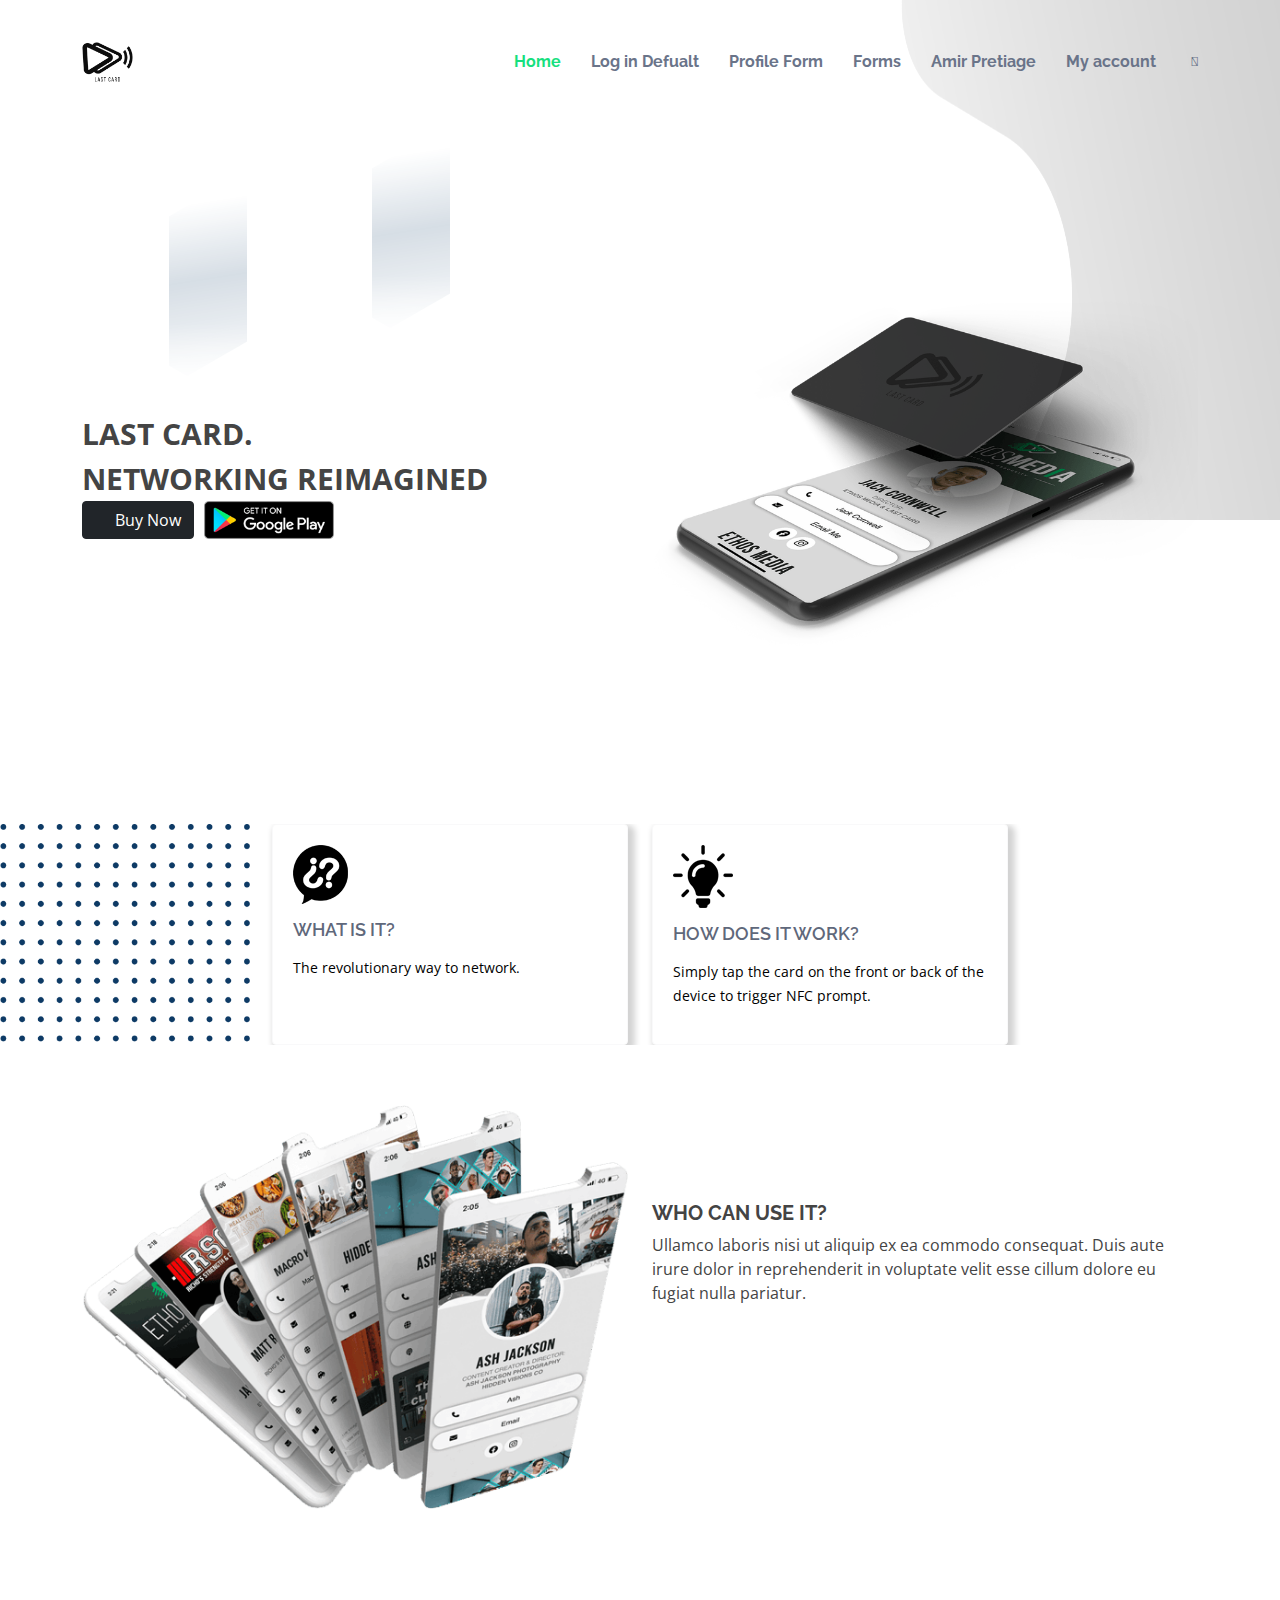
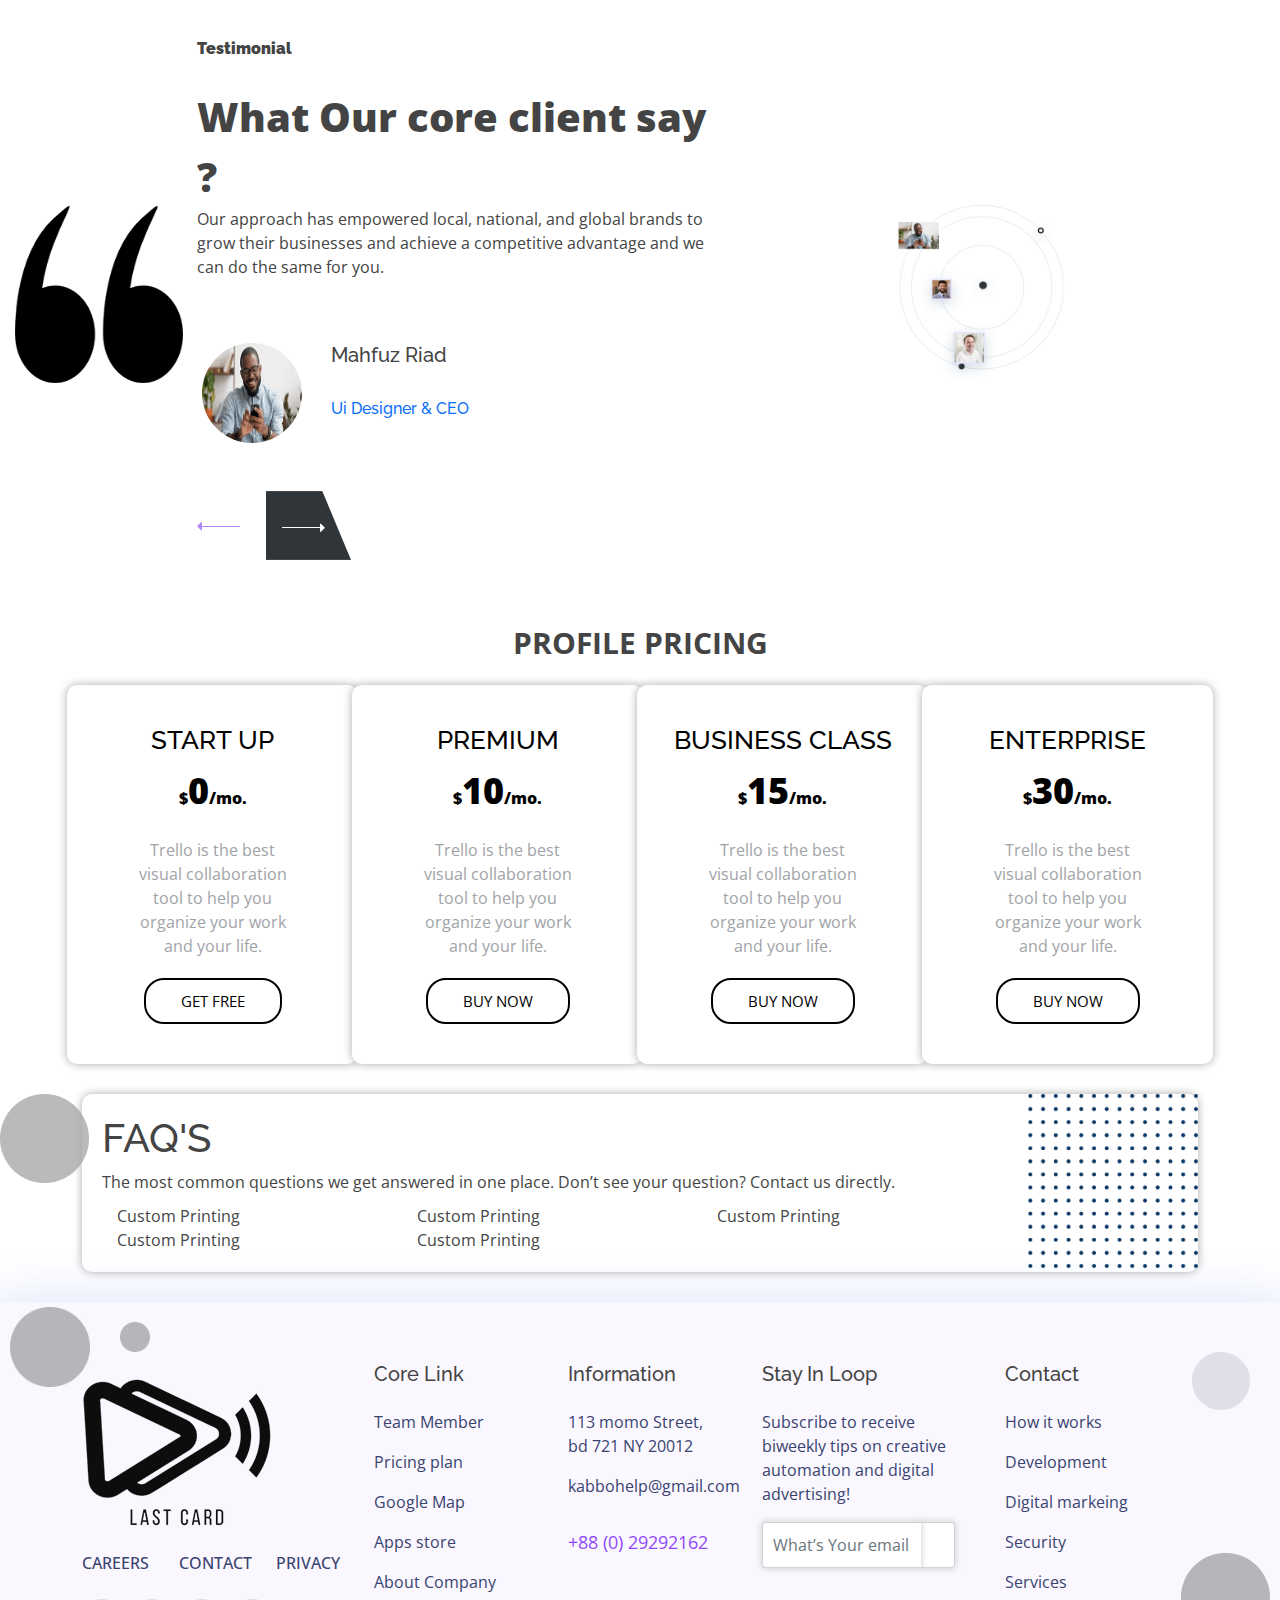
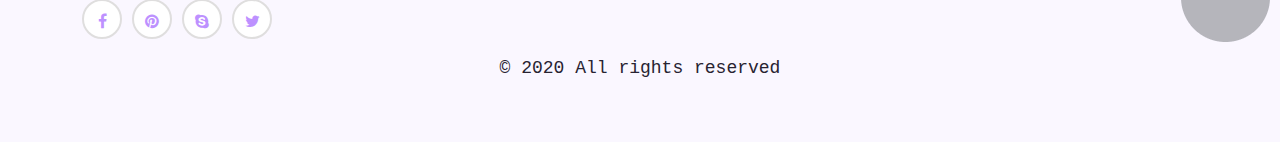
<file: index.html>
<!DOCTYPE html>
<html lang="en">
  <head>
    <meta charset="utf-8" />
    <meta content="width=device-width, initial-scale=1.0" name="viewport" />

    <title>eNno Bootstrap Template - Index</title>
    <meta content="" name="description" />
    <meta content="" name="keywords" />
    <link
      rel="stylesheet"
      href="https://pro.fontawesome.com/releases/v5.10.0/css/all.css"
      integrity="sha384-AYmEC3Yw5cVb3ZcuHtOA93w35dYTsvhLPVnYs9eStHfGJvOvKxVfELGroGkvsg+p"
      crossorigin="anonymous"
    />
    <script type='text/javascript' src=''></script>
                                <script type='text/javascript' src='https://cdn.jsdelivr.net/npm/popper.js@1.16.0/dist/umd/popper.min.js'></script>
                                <script type='text/javascript' src='https://stackpath.bootstrapcdn.com/bootstrap/5.0.0-alpha1/js/bootstrap.min.js'></script>
                                <script type='text/javascript'></script> 
    <!-- Favicons -->
    <link href="assets/img/favicon.png" rel="icon" />
    <link href="assets/img/apple-touch-icon.png" rel="apple-touch-icon" />

    <!-- Google Fonts -->
     <link rel="preconnect" href="https://fonts.googleapis.com">
<link rel="preconnect" href="https://fonts.gstatic.com" crossorigin>
    <link
      href="https://fonts.googleapis.com/css?family=Open+Sans:300,300i,400,400i,600,600i,700,700i|Raleway:300,300i,400,400i,500,500i,600,600i,700,700i|Poppins:300,300i,400,400i,500,500i,600,600i,700,700i"
      rel="stylesheet"
    />
    <link rel="" href="css/footer.css" />
    <!-- Vendor CSS Files -->
    <link
      href="assets/vendor/bootstrap/css/bootstrap.min.css"
      rel="stylesheet"
    />
    <link
      href="assets/vendor/bootstrap-icons/bootstrap-icons.css"
      rel="stylesheet"
    />
    <link href="assets/vendor/boxicons/css/boxicons.min.css" rel="stylesheet" />
    <link
      href="assets/vendor/glightbox/css/glightbox.min.css"
      rel="stylesheet"
    />
    <link href="assets/vendor/swiper/swiper-bundle.min.css" rel="stylesheet" />
 <link
      href="https://maxcdn.bootstrapcdn.com/font-awesome/4.7.0/css/font-awesome.min.css"
      rel="stylesheet"
    />

    <!-- Template Main CSS File -->
    <link href="assets/css/style.css" rel="stylesheet" />

    <!-- =======================================================
  * Template Name: eNno - v4.6.0
  * Template URL: https://bootstrapmade.com/enno-free-simple-bootstrap-template/
  * Author: BootstrapMade.com
  * License: https://bootstrapmade.com/license/
  ======================================================== -->
  </head>

  <body>
    <div class="headerdiv">
      <div class="headerimage">
        <img class="imageheader" src="assets/img/Untitled-1sdsd.png" alt="">
      </div>
      <div class="headerimage1">
        <img class="imge123" src="assets/img/Untitled-2.png" alt="">
      </div>
    <!-- ======= Header ======= -->
    <header id="header" class="">
      <div class="container d-flex align-items-center justify-content-between">
        <h1 class="logo">
          <img src="assets/img/Logo-transparent-1@1X.png" alt="" />
        </h1>
        <!-- Uncomment below if you prefer to use an image logo -->
        <!-- <a href="index.html" class="logo"><img src="assets/img/logo.png" alt="" class="img-fluid"></a>-->

        <nav id="navbar" class="navbar">
          <ul>
            <li><a class="nav-link scrollto active" href="#hero">Home</a></li>
            <li>
              <a class="nav-link scrollto" href="#about">Log in Defualt</a>
            </li>
            <li>
              <a class="nav-link scrollto" href="#services">Profile Form</a>
            </li>
            <li>
              <a class="nav-link scrollto" href="#portfolio">Forms</a>
            </li>
            <li>
              <a class="nav-link scrollto" href="#team">Amir Pretiage</a>
            </li>

            <li>
              <a class="nav-link scrollto" href="#contact">My account</a>
            </li>
            <li>
              <a class="nav-link scrollto" href="">
                <i class="fas fa-search"></i
              ></a>
            </li>
          </ul>
          <i class="bi bi-list mobile-nav-toggle"></i>
        </nav>
        <!-- .navbar -->
      </div>
    </header>
    <!-- End Header -->

    <!-- ======= Hero Section ======= -->
    <section id="hero" class="d-flex align-items-center">
      <div class="container">
        <div class="row">
          <div
            class="
              col-lg-6
              pt-5 pt-lg-0
              order-2 order-lg-1
              d-flex
              flex-column
              justify-content-center
            "
          >
            <div class="heading_hero">
              LAST CARD.<br />
              <span class="inline">NETWORKING REIMAGINED</span>
            </div>

            <div class="d-flex">
              <button type="button" class="btn btn-dark">
                <i class="fas fa-shopping-cart space-icon"></i
                ><span class="">Buy Now</span>
              </button>
              <a href="https://www.youtube.com/watch?v=jDDaplaOz7Q" class=""
                ><img
                  class="image-class"
                  src="assets/img/Layer 30@1X.png"
                  alt=""
              /></a>
            </div>
          </div>
          <div class="col-lg-6 order-1 order-lg-2 hero-img">
            <img src="assets/img/Layer 29@1X.png" class="img-fluid" alt="" />
          </div>
        </div>
      </div>
    </section>
    <!-- End Hero -->
</div>
    <!-- ======= ssecond Section ======= -->
      <section id="featured-services" class="featured-services">
        <div class="imagedotforsecond">
          <img class="imagedooot" src="assets/img/polka-dot-background- copy 2@1X.png" alt="">
        </div>
        <div class="container">
          <div class="row justify-content-center">
            <div class="col-lg-4 col-md-6">
              <div class="icon-box">
                <div class="icon">
                  <img src="assets/img/Layer 35@1X.png" alt="" />
                </div>
                <h4 class="title"><a href="">WHAT IS IT? </a></h4>
                <p class="description">The revolutionary way to network.</p>
              </div>
            </div>
            <div class="col-lg-4 col-md-6 mt-4 mt-md-0">
              <div class="icon-box">
                <div class="icon">
                  <img src="assets/img/Layer 36@1X.png" alt="" />
                </div>
                <h4 class="title"><a href="">HOW DOES IT WORK? </a></h4>
                <p class="description">
                  Simply tap the card on the front or back of the device to
                  trigger NFC prompt.
                </p>
              </div>
            </div>
          </div>
        </div>
      </section>
<!-- End second section -->
      <!-- ======= About Section ======= -->
      <section id="about" class="about">
        <div class="container">
          <div class="row">
            <div class="col-lg-6">
              <img src="assets/img/Layer 34@1X.png" class="img-fluid" alt="" />
            </div>

            <div class="col-lg-6 mt-5">
              <h3 class="headingwho"><br /><br />WHO CAN USE IT?</h3>
              <div class="">
                <p class="mr-5">
                  Ullamco laboris nisi ut aliquip ex ea commodo consequat. Duis
                  aute irure dolor in reprehenderit in voluptate velit esse
                  cillum dolore eu fugiat nulla pariatur.
                </p>
              </div>
            </div>
          </div>
        </div>
      </section>

      <!-- End About Section -->

     <!-- ======= Testimonal Section ======= -->
       <section id="about" class="about">
         <div class="div-fourthsection">
        <div class="w-100">
          <div class="row">
            <div class="col-lg-2 row align-items-center ">
              <img  class="imagequote" src="assets/img/left-quotes-sign@1X.png" alt="">
            </div>
            <div class="col-lg-5 col-md-6 ">
              <div><h1 class="heading0ne">Testimonial</h1></div>
             <div> <span class="headingtestimonal">What Our core client say ?</span></div>
              <div>  <p class="">
                 Our approach has empowered local, national, and global brands to grow their businesses and achieve a competitive advantage  and we can do the same for you.
                </p>
                <div class="row pt-5">
                  <div class="col-lg-3 col-md-6   ">
                    <img class="imagetest" src="assets/img/Layer 19@1X.png" alt="">
                  </div>
                  <div class="col-lg-9 col-md-6  ">
                    <h5 class="font-weight-bold text-cntr">Mahfuz Riad</h5><br>
                    <h6 class="text-primary text-cntr">Ui Designer & CEO</h6>
                  </div>
                </div>
                <img class="pt-5 classforarrows " src="assets/img/Next  @1X.png" alt="">
              </div>
            </div>
            <div class="col-lg-5 col-md-6 row align-items-center ">
              <img class="spiralimage" src="assets/img/Untitled-6.png" class="img-fluid" alt="" />
            </div>

            
          </div>
        </div>
      </div>
      </section>
      <!-- ======= Testimonal END Section ======= -->
 <!-- ======= PROFILE PRICING Section ======= -->   
                                
  <div class="demo">
    <div class="container">
      <div class="heading-profiel">PROFILE PRICING
      </div>
      <div class="row">
            <div class="col-md-3 col-sm-6">
                <div class="pricingTable">
                    
                    <h3 class="text-heading">START UP</h3>
                    <div class="">
                        
                            <span class="month-text">$</span><span class="text-bolds">0</span><span class="month-text">/mo.</span> <br>
                          <div class="paragrp-price">Trello is the best visual collaboration tool to help you organize your work and your life.</div>  
                            
                       
                    </div>
                    <div class="pricingTable-signup">
                        <a href="#">GET FREE</a>
                    </div>
                </div>
            </div>
             <div class="col-md-3 col-sm-6">
                <div class="pricingTable">
                    
                    <h3 class="text-heading">PREMIUM</h3>
                    <div class="">
                        
                            <span class="month-text">$</span><span class="text-bolds">10</span><span class="month-text">/mo.</span> <br>
                          <div class="paragrp-price">Trello is the best visual collaboration tool to help you organize your work and your life.</div>  
                            
                       
                    </div>
                    <div class="pricingTable-signup">
                        <a href="#">Buy now </a>
                    </div>
                </div>
            </div>
             <div class="col-md-3 col-sm-6">
                <div class="pricingTable">
                    
                    <h3 class="text-heading">BUSINESS CLASS</h3>
                    <div class="">
                        
                            <span class="month-text">$</span><span class="text-bolds">15</span><span class="month-text">/mo.</span> <br>
                          <div class="paragrp-price">Trello is the best visual collaboration tool to help you organize your work and your life.</div>  
                            
                       
                    </div>
                    <div class="pricingTable-signup">
                        <a href="#">Buy now </a>
                    </div>
                </div>
            </div>
             <div class="col-md-3 col-sm-6">
                <div class="pricingTable">
                    
                    <h3 class="text-heading">ENTERPRISE</h3>
                    <div class="">
                        
                            <span class="month-text">$</span><span class="text-bolds">30</span><span class="month-text">/mo.</span> <br>
                          <div class="paragrp-price">Trello is the best visual collaboration tool to help you organize your work and your life.</div>  
                            
                       
                    </div>
                    <div class="pricingTable-signup">
                        <a href="#">Buy now </a>
                    </div>
                </div>
            </div>

            
                </div>
            </div>
        </div>
    </div>
</div>
<!-- ======= PROFILE PRICING END ======= -->
 <!-- =======FAQ Section ======= -->
 <div class="clasfaq">
   <div class="dotclass"><img  src="assets/img/Ellipse 10 copy 3@1X.png" alt=""></div>
 <div class="container upper-div">
   
   
     <div class=" main-div">
         <h1>FAQ'S</h1>
         <div class="paragph-faq">The most common questions we get answered in one place. Don’t see your question? Contact us directly.</div>
        <div class="d-flex ">
         <div class="row">
          <div class="d-flex">
            <div class="d-inline-block"><i class="fas fa-caret-right mr-2"></i></div>
            <div class="d-inline-block "><span class="heading-faqss">Custom Printing</span></div>
          </div> 
          <div class="d-flex">
            <div class="d-inline-block"><i class="fas fa-caret-right"></i></div>
            <div class="d-inline-block"><span class="heading-faqss">Custom Printing</span></div>
          </div> 

         </div>
           <div class="row">
          <div class="d-flex">
            <div class="d-inline-block"><i class="fas fa-caret-right mr-2"></i></div>
            <div class="d-inline-block "><span class="heading-faqss" >Custom Printing</span></div>
          </div> 
          <div class="d-flex">
            <div class="d-inline-block"><i class="fas fa-caret-right"></i></div>
            <div class="d-inline-block"><span class="heading-faqss">Custom Printing</span></div>
          </div> 
          </div>
           <div class="row">
          <div class="d-flex">
            <div class="d-inline-block"><i class="fas fa-caret-right mr-2"></i></div>
            <div class="d-inline-block "><span class="heading-faqss">Custom Printing</span></div>
          </div> 
          
          </div>
         </div>
         <div class="pic-dot"><img class="pic-width" src="assets/img/polka-dot-background- copy 2@1X.png" alt=""></div>
        </div>
  



 </div></div>
  <!-- =======FAQ END Section ======= -->
    
  

      <!-- =======Footer Section ======= -->
      
      <footer class="footer_area section_padding_130_0">
      <img src="assets/img/Ellipse 10 copy 3@1X.png" class="imagebubblesmall" alt="">
      <img src="assets/img/Ellipse 10 copy 3@1X.png" class="imagebubble" alt="">
      <img src="assets/img/Ellipse 12 copy 7@1X.png" class="imagebubble2" alt="">
      <div class="container">
        <div class="row">
          <!-- Single Widget-->
          <div class="col-12  col-sm-6 col-lg-3 mb-3">
            <div class="single-footer-widget section_padding_0_130">
              <!-- Footer Logo-->
              <div class="footer-logo mb-3"></div>
              <img
                class="logo-image"
                src="assets/img/Logo-transparent-1@1X.png"
                alt=""
              />
              <!-- Copywrite Text-->
              <div class="copywrite-text row my-4">
                <div class="col-lg-4 col-4 heading-fot">CAREERS</div>
                <div class="col-lg col-4 heading-fot">CONTACT</div>
                <div class="col-lg col-4 heading-fot">PRIVACY</div>
              </div>
              <!-- Footer Social Area-->
              <div class="footer_social_area">
                <a
                  href="#"
                  data-toggle="tooltip"
                  data-placement="top"
                  title=""
                  data-original-title="Facebook"
                  ><i class="fa fa-facebook"></i></a
                ><a
                  href="#"
                  data-toggle="tooltip"
                  data-placement="top"
                  title=""
                  data-original-title="Pinterest"
                  ><i class="fa fa-pinterest"></i></a
                ><a
                  href="#"
                  data-toggle="tooltip"
                  data-placement="top"
                  title=""
                  data-original-title="Skype"
                  ><i class="fa fa-skype"></i></a
                ><a
                  href="#"
                  data-toggle="tooltip"
                  data-placement="top"
                  title=""
                  data-original-title="Twitter"
                  ><i class="fa fa-twitter"></i
                ></a>
              </div>
            </div>
          </div>
          <!-- Single Widget-->
          <div class="col-12  col-sm-6 col-lg-2 mb-3">
            <div class="single-footer-widget section_padding_0_130">
              <!-- Widget Title-->
              <h5 class="widget-title">Core Link</h5>
              <!-- Footer Menu-->
              <div class="footer_menu">
                <ul>
                  <li>Team Member</li>
                  <li>Pricing plan</li>
                  <li>Google Map</li>
                  <li>Apps store</li>
                  <li>About Company</li>
                </ul>
              </div>
            </div>
          </div>
          <!-- Single Widget-->
          <div class="col-12  col-sm-6 col-lg-2 mb-3">
            <div class="single-footer-widget section_padding_0_130">
              <!-- Widget Title-->
              <h5 class="widget-title">Information</h5>
              <!-- Footer Menu-->
              <div class="footer_menu">
                <ul>
                  <li>113 momo Street, bd 721 NY 20012</li>
                  <li>kabbohelp@gmail.com</li>
                  <div class="numbr-class">+88 (0) 29292162</li>
                </ul>
              </div>
            </div>
          </div>
          <!-- Single Widget-->
          <div class="col-12  col-sm-6 col-lg mb-3">
            <div class="single-footer-widget section_padding_0_130">
              <!-- Widget Title-->
              <h5 class="widget-title">Stay In  Loop</h5>
              <!-- Footer Menu-->
              <div class="footer_menu">
                <ul>
                  <li>Subscribe to receive biweekly tips on creative automation and digital advertising!
</li>

                 <div class="input-group mb-3">
  
  <input type="text" class="form-control " placeholder="What’s Your email" aria-label="Username" aria-describedby="basic-addon1">
  <span class="input-group-text iconclas" id="basic-addon1"><i class="fas fa-arrow-right"></i></span></input>
</div>
                  
                </ul>
              </div>
            </div>
          </div>
           <div class="col-12  col-sm-6 col-lg mb-3">
            <div class="single-footer-widget section_padding_0_130">
              <!-- Widget Title-->
              <h5 class="widget-title">Contact</h5>
              <!-- Footer Menu-->
              <div class="footer_menu">
                <ul>
                  <li>How it works  </li>
                  <li>Development </li>
                  <li>Digital markeing</li>
                  <li>Security </li>
                  <li>Services</li>
                </ul>
              </div>
            </div>
          </div>
        </div>
        <img src="assets/img/Ellipse 10 copy 3@1X.png " class="secondbubble" alt="">
        
      </div>
      <div class="footercopright">© 2020 All rights reserved</div>
    </footer>




      <!-- End Foooter Section -->
    
    <!-- End #main -->

    
    <!-- End Footer -->

    <a
      href="#"
      class="back-to-top d-flex align-items-center justify-content-center"
      ><i class="bi bi-arrow-up-short"></i
    ></a>

    <!-- Vendor JS Files -->
    <script src="assets/vendor/bootstrap/js/bootstrap.bundle.min.js"></script>
    <script src="assets/vendor/glightbox/js/glightbox.min.js"></script>
    <script src="assets/vendor/isotope-layout/isotope.pkgd.min.js"></script>
    <script src="assets/vendor/php-email-form/validate.js"></script>
    <script src="assets/vendor/purecounter/purecounter.js"></script>
    <script src="assets/vendor/swiper/swiper-bundle.min.js"></script>
<script src="https://code.jquery.com/jquery-1.10.2.min.js"></script>
    <!-- Template Main JS File -->
    <script src="assets/js/main.js"></script>
  </body>
</html>
</file>
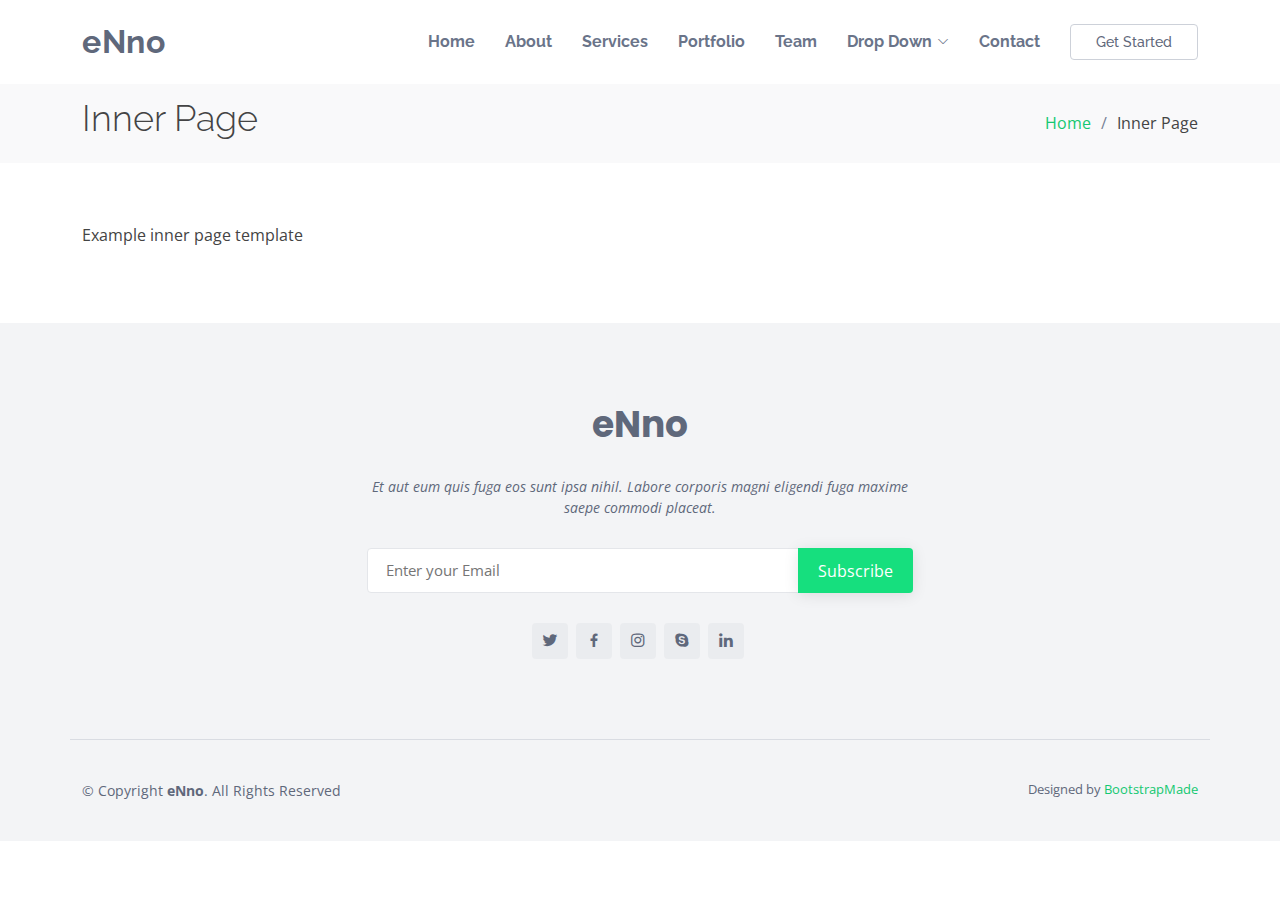
<file: inner-page.html>
<!DOCTYPE html>
<html lang="en">

<head>
  <meta charset="utf-8">
  <meta content="width=device-width, initial-scale=1.0" name="viewport">

  <title>Inner Page - eNno Bootstrap Template</title>
  <meta content="" name="description">
  <meta content="" name="keywords">

  <!-- Favicons -->
  <link href="assets/img/favicon.png" rel="icon">
  <link href="assets/img/apple-touch-icon.png" rel="apple-touch-icon">

  <!-- Google Fonts -->
  <link href="https://fonts.googleapis.com/css?family=Open+Sans:300,300i,400,400i,600,600i,700,700i|Raleway:300,300i,400,400i,500,500i,600,600i,700,700i|Poppins:300,300i,400,400i,500,500i,600,600i,700,700i" rel="stylesheet">

  <!-- Vendor CSS Files -->
  <link href="assets/vendor/bootstrap/css/bootstrap.min.css" rel="stylesheet">
  <link href="assets/vendor/bootstrap-icons/bootstrap-icons.css" rel="stylesheet">
  <link href="assets/vendor/boxicons/css/boxicons.min.css" rel="stylesheet">
  <link href="assets/vendor/glightbox/css/glightbox.min.css" rel="stylesheet">
  <link href="assets/vendor/swiper/swiper-bundle.min.css" rel="stylesheet">

  <!-- Template Main CSS File -->
  <link href="assets/css/style.css" rel="stylesheet">

  <!-- =======================================================
  * Template Name: eNno - v4.6.0
  * Template URL: https://bootstrapmade.com/enno-free-simple-bootstrap-template/
  * Author: BootstrapMade.com
  * License: https://bootstrapmade.com/license/
  ======================================================== -->
</head>

<body>

  <!-- ======= Header ======= -->
  <header id="header" class="fixed-top">
    <div class="container d-flex align-items-center justify-content-between">

      <h1 class="logo"><a href="index.html">eNno</a></h1>
      <!-- Uncomment below if you prefer to use an image logo -->
      <!-- <a href="index.html" class="logo"><img src="assets/img/logo.png" alt="" class="img-fluid"></a>-->

      <nav id="navbar" class="navbar">
        <ul>
          <li><a class="nav-link scrollto " href="#hero">Home</a></li>
          <li><a class="nav-link scrollto" href="#about">About</a></li>
          <li><a class="nav-link scrollto" href="#services">Services</a></li>
          <li><a class="nav-link scrollto " href="#portfolio">Portfolio</a></li>
          <li><a class="nav-link scrollto" href="#team">Team</a></li>
          <li class="dropdown"><a href="#"><span>Drop Down</span> <i class="bi bi-chevron-down"></i></a>
            <ul>
              <li><a href="#">Drop Down 1</a></li>
              <li class="dropdown"><a href="#"><span>Deep Drop Down</span> <i class="bi bi-chevron-right"></i></a>
                <ul>
                  <li><a href="#">Deep Drop Down 1</a></li>
                  <li><a href="#">Deep Drop Down 2</a></li>
                  <li><a href="#">Deep Drop Down 3</a></li>
                  <li><a href="#">Deep Drop Down 4</a></li>
                  <li><a href="#">Deep Drop Down 5</a></li>
                </ul>
              </li>
              <li><a href="#">Drop Down 2</a></li>
              <li><a href="#">Drop Down 3</a></li>
              <li><a href="#">Drop Down 4</a></li>
            </ul>
          </li>
          <li><a class="nav-link scrollto" href="#contact">Contact</a></li>
          <li><a class="getstarted scrollto" href="#about">Get Started</a></li>
        </ul>
        <i class="bi bi-list mobile-nav-toggle"></i>
      </nav><!-- .navbar -->

    </div>
  </header><!-- End Header -->

  <main id="main">

    <!-- ======= Breadcrumbs ======= -->
    <section class="breadcrumbs">
      <div class="container">

        <div class="d-flex justify-content-between align-items-center">
          <h2>Inner Page</h2>
          <ol>
            <li><a href="index.html">Home</a></li>
            <li>Inner Page</li>
          </ol>
        </div>

      </div>
    </section><!-- End Breadcrumbs -->

    <section class="inner-page">
      <div class="container">
        <p>
          Example inner page template
        </p>
      </div>
    </section>

  </main><!-- End #main -->

  <!-- ======= Footer ======= -->
  <footer id="footer">

    <div class="footer-top">

      <div class="container">

        <div class="row  justify-content-center">
          <div class="col-lg-6">
            <h3>eNno</h3>
            <p>Et aut eum quis fuga eos sunt ipsa nihil. Labore corporis magni eligendi fuga maxime saepe commodi placeat.</p>
          </div>
        </div>

        <div class="row footer-newsletter justify-content-center">
          <div class="col-lg-6">
            <form action="" method="post">
              <input type="email" name="email" placeholder="Enter your Email"><input type="submit" value="Subscribe">
            </form>
          </div>
        </div>

        <div class="social-links">
          <a href="#" class="twitter"><i class="bx bxl-twitter"></i></a>
          <a href="#" class="facebook"><i class="bx bxl-facebook"></i></a>
          <a href="#" class="instagram"><i class="bx bxl-instagram"></i></a>
          <a href="#" class="google-plus"><i class="bx bxl-skype"></i></a>
          <a href="#" class="linkedin"><i class="bx bxl-linkedin"></i></a>
        </div>

      </div>
    </div>

    <div class="container footer-bottom clearfix">
      <div class="copyright">
        &copy; Copyright <strong><span>eNno</span></strong>. All Rights Reserved
      </div>
      <div class="credits">
        <!-- All the links in the footer should remain intact. -->
        <!-- You can delete the links only if you purchased the pro version. -->
        <!-- Licensing information: https://bootstrapmade.com/license/ -->
        <!-- Purchase the pro version with working PHP/AJAX contact form: https://bootstrapmade.com/enno-free-simple-bootstrap-template/ -->
        Designed by <a href="https://bootstrapmade.com/">BootstrapMade</a>
      </div>
    </div>
  </footer><!-- End Footer -->

  <a href="#" class="back-to-top d-flex align-items-center justify-content-center"><i class="bi bi-arrow-up-short"></i></a>

  <!-- Vendor JS Files -->
  <script src="assets/vendor/bootstrap/js/bootstrap.bundle.min.js"></script>
  <script src="assets/vendor/glightbox/js/glightbox.min.js"></script>
  <script src="assets/vendor/isotope-layout/isotope.pkgd.min.js"></script>
  <script src="assets/vendor/php-email-form/validate.js"></script>
  <script src="assets/vendor/purecounter/purecounter.js"></script>
  <script src="assets/vendor/swiper/swiper-bundle.min.js"></script>

  <!-- Template Main JS File -->
  <script src="assets/js/main.js"></script>

</body>

</html>
</file>
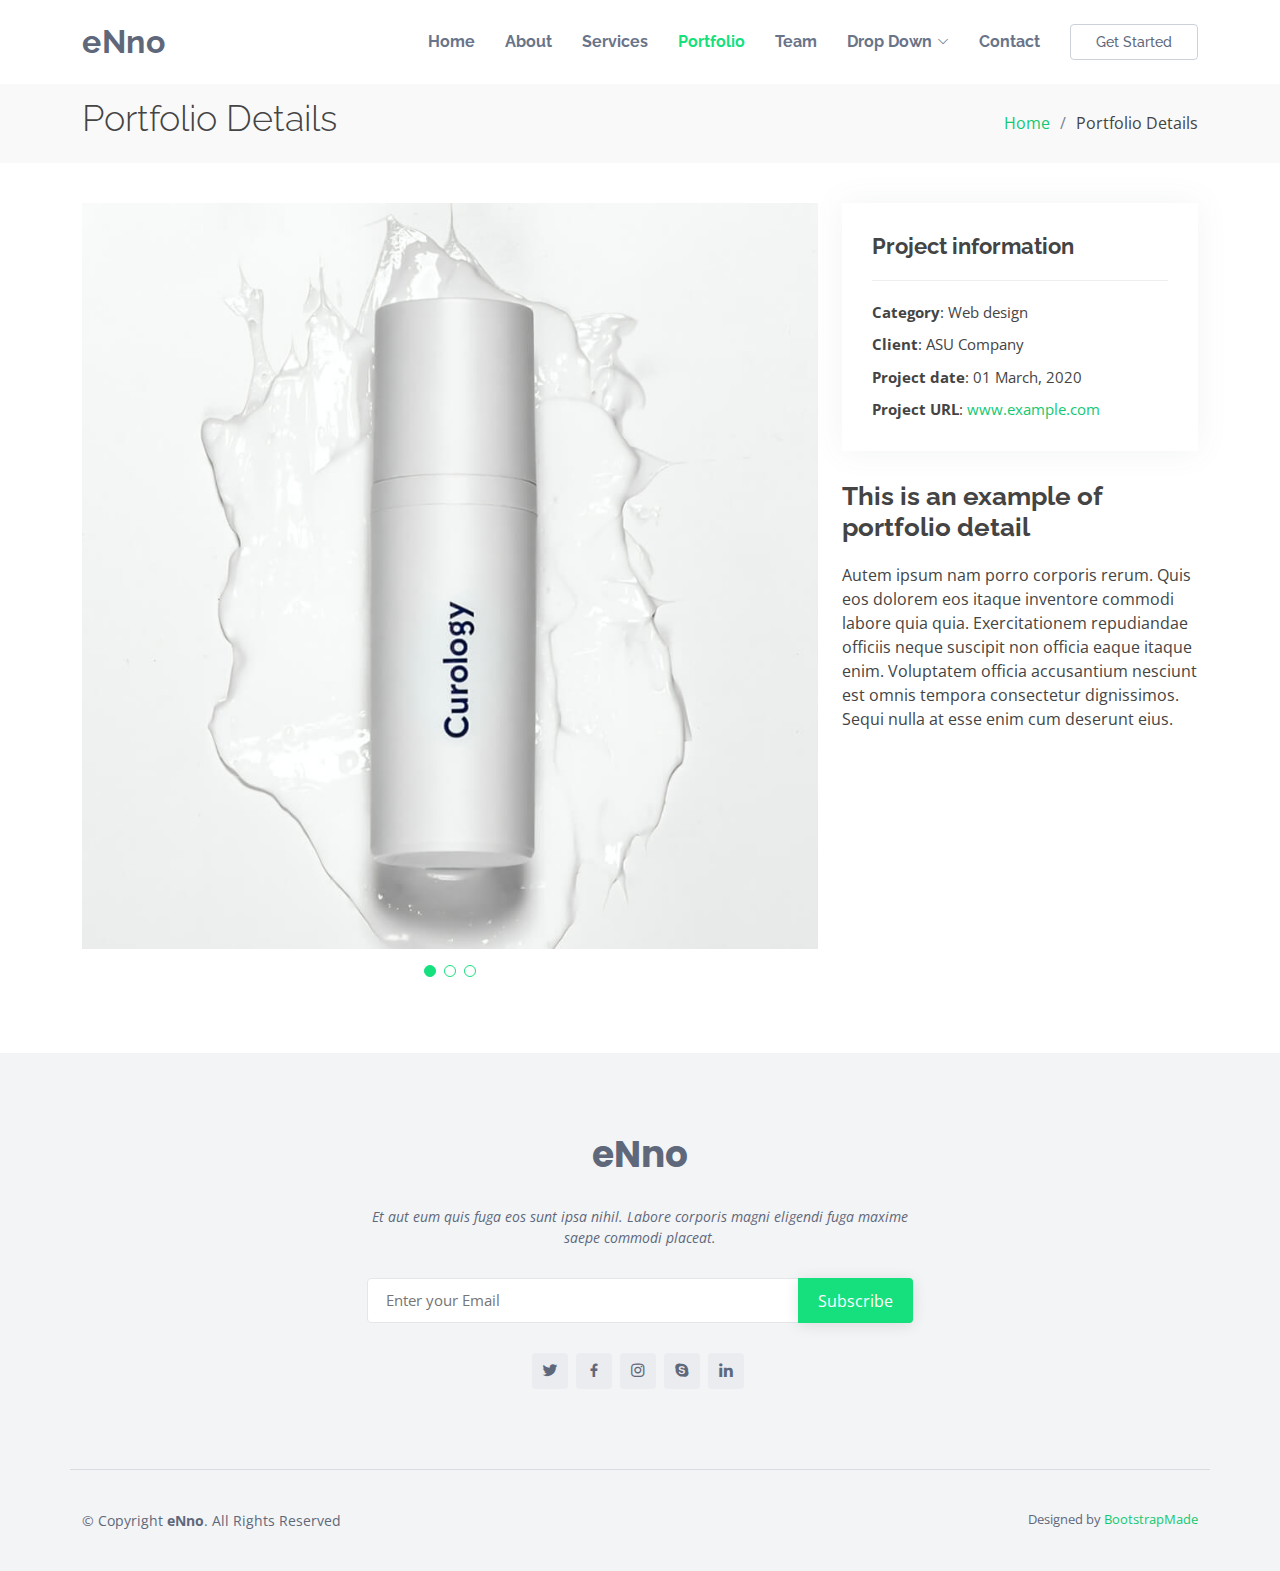
<file: portfolio-details.html>
<!DOCTYPE html>
<html lang="en">

<head>
  <meta charset="utf-8">
  <meta content="width=device-width, initial-scale=1.0" name="viewport">

  <title>Portfolio Details - eNno Bootstrap Template</title>
  <meta content="" name="description">
  <meta content="" name="keywords">

  <!-- Favicons -->
  <link href="assets/img/favicon.png" rel="icon">
  <link href="assets/img/apple-touch-icon.png" rel="apple-touch-icon">

  <!-- Google Fonts -->
  <link href="https://fonts.googleapis.com/css?family=Open+Sans:300,300i,400,400i,600,600i,700,700i|Raleway:300,300i,400,400i,500,500i,600,600i,700,700i|Poppins:300,300i,400,400i,500,500i,600,600i,700,700i" rel="stylesheet">

  <!-- Vendor CSS Files -->
  <link href="assets/vendor/bootstrap/css/bootstrap.min.css" rel="stylesheet">
  <link href="assets/vendor/bootstrap-icons/bootstrap-icons.css" rel="stylesheet">
  <link href="assets/vendor/boxicons/css/boxicons.min.css" rel="stylesheet">
  <link href="assets/vendor/glightbox/css/glightbox.min.css" rel="stylesheet">
  <link href="assets/vendor/swiper/swiper-bundle.min.css" rel="stylesheet">

  <!-- Template Main CSS File -->
  <link href="assets/css/style.css" rel="stylesheet">

  <!-- =======================================================
  * Template Name: eNno - v4.6.0
  * Template URL: https://bootstrapmade.com/enno-free-simple-bootstrap-template/
  * Author: BootstrapMade.com
  * License: https://bootstrapmade.com/license/
  ======================================================== -->
</head>

<body>

  <!-- ======= Header ======= -->
  <header id="header" class="fixed-top">
    <div class="container d-flex align-items-center justify-content-between">

      <h1 class="logo"><a href="index.html">eNno</a></h1>
      <!-- Uncomment below if you prefer to use an image logo -->
      <!-- <a href="index.html" class="logo"><img src="assets/img/logo.png" alt="" class="img-fluid"></a>-->

      <nav id="navbar" class="navbar">
        <ul>
          <li><a class="nav-link scrollto " href="#hero">Home</a></li>
          <li><a class="nav-link scrollto" href="#about">About</a></li>
          <li><a class="nav-link scrollto" href="#services">Services</a></li>
          <li><a class="nav-link scrollto active " href="#portfolio">Portfolio</a></li>
          <li><a class="nav-link scrollto" href="#team">Team</a></li>
          <li class="dropdown"><a href="#"><span>Drop Down</span> <i class="bi bi-chevron-down"></i></a>
            <ul>
              <li><a href="#">Drop Down 1</a></li>
              <li class="dropdown"><a href="#"><span>Deep Drop Down</span> <i class="bi bi-chevron-right"></i></a>
                <ul>
                  <li><a href="#">Deep Drop Down 1</a></li>
                  <li><a href="#">Deep Drop Down 2</a></li>
                  <li><a href="#">Deep Drop Down 3</a></li>
                  <li><a href="#">Deep Drop Down 4</a></li>
                  <li><a href="#">Deep Drop Down 5</a></li>
                </ul>
              </li>
              <li><a href="#">Drop Down 2</a></li>
              <li><a href="#">Drop Down 3</a></li>
              <li><a href="#">Drop Down 4</a></li>
            </ul>
          </li>
          <li><a class="nav-link scrollto" href="#contact">Contact</a></li>
          <li><a class="getstarted scrollto" href="#about">Get Started</a></li>
        </ul>
        <i class="bi bi-list mobile-nav-toggle"></i>
      </nav><!-- .navbar -->

    </div>
  </header><!-- End Header -->

  <main id="main">

    <!-- ======= Breadcrumbs ======= -->
    <section id="breadcrumbs" class="breadcrumbs">
      <div class="container">

        <div class="d-flex justify-content-between align-items-center">
          <h2>Portfolio Details</h2>
          <ol>
            <li><a href="index.html">Home</a></li>
            <li>Portfolio Details</li>
          </ol>
        </div>

      </div>
    </section><!-- End Breadcrumbs -->

    <!-- ======= Portfolio Details Section ======= -->
    <section id="portfolio-details" class="portfolio-details">
      <div class="container">

        <div class="row gy-4">

          <div class="col-lg-8">
            <div class="portfolio-details-slider swiper">
              <div class="swiper-wrapper align-items-center">

                <div class="swiper-slide">
                  <img src="assets/img/portfolio/portfolio-1.jpg" alt="">
                </div>

                <div class="swiper-slide">
                  <img src="assets/img/portfolio/portfolio-2.jpg" alt="">
                </div>

                <div class="swiper-slide">
                  <img src="assets/img/portfolio/portfolio-3.jpg" alt="">
                </div>

              </div>
              <div class="swiper-pagination"></div>
            </div>
          </div>

          <div class="col-lg-4">
            <div class="portfolio-info">
              <h3>Project information</h3>
              <ul>
                <li><strong>Category</strong>: Web design</li>
                <li><strong>Client</strong>: ASU Company</li>
                <li><strong>Project date</strong>: 01 March, 2020</li>
                <li><strong>Project URL</strong>: <a href="#">www.example.com</a></li>
              </ul>
            </div>
            <div class="portfolio-description">
              <h2>This is an example of portfolio detail</h2>
              <p>
                Autem ipsum nam porro corporis rerum. Quis eos dolorem eos itaque inventore commodi labore quia quia. Exercitationem repudiandae officiis neque suscipit non officia eaque itaque enim. Voluptatem officia accusantium nesciunt est omnis tempora consectetur dignissimos. Sequi nulla at esse enim cum deserunt eius.
              </p>
            </div>
          </div>

        </div>

      </div>
    </section><!-- End Portfolio Details Section -->

  </main><!-- End #main -->

  <!-- ======= Footer ======= -->
  <footer id="footer">

    <div class="footer-top">

      <div class="container">

        <div class="row  justify-content-center">
          <div class="col-lg-6">
            <h3>eNno</h3>
            <p>Et aut eum quis fuga eos sunt ipsa nihil. Labore corporis magni eligendi fuga maxime saepe commodi placeat.</p>
          </div>
        </div>

        <div class="row footer-newsletter justify-content-center">
          <div class="col-lg-6">
            <form action="" method="post">
              <input type="email" name="email" placeholder="Enter your Email"><input type="submit" value="Subscribe">
            </form>
          </div>
        </div>

        <div class="social-links">
          <a href="#" class="twitter"><i class="bx bxl-twitter"></i></a>
          <a href="#" class="facebook"><i class="bx bxl-facebook"></i></a>
          <a href="#" class="instagram"><i class="bx bxl-instagram"></i></a>
          <a href="#" class="google-plus"><i class="bx bxl-skype"></i></a>
          <a href="#" class="linkedin"><i class="bx bxl-linkedin"></i></a>
        </div>

      </div>
    </div>

    <div class="container footer-bottom clearfix">
      <div class="copyright">
        &copy; Copyright <strong><span>eNno</span></strong>. All Rights Reserved
      </div>
      <div class="credits">
        <!-- All the links in the footer should remain intact. -->
        <!-- You can delete the links only if you purchased the pro version. -->
        <!-- Licensing information: https://bootstrapmade.com/license/ -->
        <!-- Purchase the pro version with working PHP/AJAX contact form: https://bootstrapmade.com/enno-free-simple-bootstrap-template/ -->
        Designed by <a href="https://bootstrapmade.com/">BootstrapMade</a>
      </div>
    </div>
  </footer><!-- End Footer -->

  <a href="#" class="back-to-top d-flex align-items-center justify-content-center"><i class="bi bi-arrow-up-short"></i></a>

  <!-- Vendor JS Files -->
  <script src="assets/vendor/bootstrap/js/bootstrap.bundle.min.js"></script>
  <script src="assets/vendor/glightbox/js/glightbox.min.js"></script>
  <script src="assets/vendor/isotope-layout/isotope.pkgd.min.js"></script>
  <script src="assets/vendor/php-email-form/validate.js"></script>
  <script src="assets/vendor/purecounter/purecounter.js"></script>
  <script src="assets/vendor/swiper/swiper-bundle.min.js"></script>

  <!-- Template Main JS File -->
  <script src="assets/js/main.js"></script>

</body>

</html>
</file>
<file: assets/css/style.css>
/**
* Template Name: eNno - v4.6.0
* Template URL: https://bootstrapmade.com/enno-free-simple-bootstrap-template/
* Author: BootstrapMade.com
* License: https://bootstrapmade.com/license/
*/

/*--------------------------------------------------------------
# General
--------------------------------------------------------------*/
.heading_hero{
  font-size: 30px;
  font-weight: 700;
}
.dotclass{
  position: absolute;
  left: 0;
}
@media only screen and (max-width: 1024px) {
  .dotclass{
     display: none;
  }
}
.headerimage{
  position: absolute;
  top: 0%;
  right: 0%;
}
.imageheader{
  margin-top: -100px;
  height: 600px;
}
@media only screen and (min-width: 425px) {
  .imageheader{
  margin-top: -100px;
  height:500px;
}
}
@media only screen and (min-width: 375px) {
  .imageheader{
  margin-top: -100px;
  height:400px;
  width: 200px;
}
}
@media only screen and (min-width: 768px) {
  .imageheader{
  margin-top: -100px;
  height:600px;
  width: 400px;
}
}
.clasfaq{
  position: relative;
}
.headerdiv{
  position: relative;
}
.upper-div{
  margin-bottom: 30px;
  margin-top: 30px;
  position: relative;
}
.heading-faqss{
  padding-left: 5px;
}
.paragph-faq{
  margin-bottom: 10px;
}
.main-div{
 border-radius: 10px;
  box-shadow: 0 0 10px #ababab;
  padding: 20px;
  position: relative;
  
}
.pic-dot{
  position: absolute;
  right: 0;
  
  top: 0;
}
.pic-width{
  width: 170px;
}
@media only screen and (max-width: 1024px) {
  .pic-width {
     display: none;
  }
}
body {
  font-family: "Open Sans", sans-serif;
  color: #444444;
}
.space-icon{
  margin-right:10px;
}

a {
  color: #14c871;
  text-decoration: none;
}

a:hover {
  color: #206bfb;
  text-decoration: none;
}

h1, h2, h3, h4, h5, h6 {
  font-family: "Raleway", sans-serif;
}
.image-class{
  width: 130px;
  margin-left: 10px;
}
.main-bg{
  background-image:url("/assets/img/Vector-Smart-Object_1X.svg");
  width: 110%; 
}
.dot-image{
  width: 100px;
}
/*--------------------------------------------------------------
# Back to top button
--------------------------------------------------------------*/
.back-to-top {
  position: fixed;
  visibility: hidden;
  opacity: 0;
  right: 15px;
  bottom: 15px;
  z-index: 996;
  background: #16df7e;
  width: 40px;
  height: 40px;
  border-radius: 4px;
  transition: all 0.4s;
}
.back-to-top i {
  font-size: 24px;
  color: #fff;
  line-height: 0;
}
.back-to-top:hover {
  background: #33eb92;
  color: #fff;
}
.back-to-top.active {
  visibility: visible;
  opacity: 1;
}

/*--------------------------------------------------------------
# Header
--------------------------------------------------------------*/
#header {
  background: #fff;
  transition: all 0.5s;
  z-index: 997;
  padding: 20px 0;
}
#header.header-scrolled {
  box-shadow: 0px 2px 15px rgba(0, 0, 0, 0.1);
  padding: 12px 0;
}
#header .logo {
  font-size: 32px;
  margin: 0;
  padding: 0;
  line-height: 1;
  font-weight: 700;
  letter-spacing: 0.5px;
}
#header .logo a {
  color: #5f687b;
}
#header .logo img {
  max-height: 40px;
}
@media (max-width: 991px) {
  #header {
    padding: 12px 0;
  }
}
/*--------------------------------------------------------------
# Footer
--------------------------------------------------------------*/
body{margin-top:20px;}
.footer_area {
    position: relative;
    z-index: 1;
    background-color: #faf7ff;
    overflow: hidden;
webkit-box-shadow: 0 8px 48px 8px rgba(47, 91, 234, 0.175);
    box-shadow: 0 8px 48px 8px rgba(47, 91, 234, 0.175);
    padding:60px;
}
.imagebubble{
   position: absolute;
   top: 30px;
   left: 30px;
   
   
}
@media only screen and (min-width: 375px) {
  .imagebubble {
      width: 80px;
    position: absolute;
    top:5px;
    left:10px;
  }
}
.imagebubblesmall{
    width: 30px;
    position: absolute;
   top: 20px;
   left: 120px;
}
.imagebubble2{
    position: absolute;
    right: 100px;
    top: 50px;
}
@media only screen and (min-width: 375px) {
  .imagebubble2 {
      position: absolute;
    right: 30px;
    top: 50px;
  }
}
.secondbubble{
     position: absolute;
    right: 50px;
    bottom: 100px;
}
@media only screen and (min-width: 375px) {
  .secondbubble {
     position: absolute;
    right: 10px;
    bottom: 100px;
  }
}
.logo-image{
    width: 190px;
    height: 149px;
}
.footer_area .row {
    margin-left: -25px;
    margin-right: -25px;
}
.footer_area .row .col,
.footer_area .row .col-1,
.footer_area .row .col-10,
.footer_area .row .col-11,
.footer_area .row .col-12,
.footer_area .row .col-2,
.footer_area .row .col-3,
.footer_area .row .col-4,
.footer_area .row .col-5,
.footer_area .row .col-6,
.footer_area .row .col-7,
.footer_area .row .col-8,
.footer_area .row .col-9,
.footer_area .row .col-auto,
.footer_area .row .col-lg,
.footer_area .row .col-lg-1,
.footer_area .row .col-lg-10,
.footer_area .row .col-lg-11,
.footer_area .row .col-lg-12,
.footer_area .row .col-lg-2,
.footer_area .row .col-lg-3,
.footer_area .row .col-lg-4,
.footer_area .row .col-lg-5,
.footer_area .row .col-lg-6,
.footer_area .row .col-lg-7,
.footer_area .row .col-lg-8,
.footer_area .row .col-lg-9,
.footer_area .row .col-lg-auto,
.footer_area .row .col-md,
.footer_area .row .col-md-1,
.footer_area .row .col-md-10,
.footer_area .row .col-md-11,
.footer_area .row .col-md-12,
.footer_area .row .col-md-2,
.footer_area .row .col-md-3,
.footer_area .row .col-md-4,
.footer_area .row .col-md-5,
.footer_area .row .col-md-6,
.footer_area .row .col-md-7,
.footer_area .row .col-md-8,
.footer_area .row .col-md-9,
.footer_area .row .col-md-auto,
.footer_area .row .col-sm,
.footer_area .row .col-sm-1,
.footer_area .row .col-sm-10,
.footer_area .row .col-sm-11,
.footer_area .row .col-sm-12,
.footer_area .row .col-sm-2,
.footer_area .row .col-sm-3,
.footer_area .row .col-sm-4,
.footer_area .row .col-sm-5,
.footer_area .row .col-sm-6,
.footer_area .row .col-sm-7,
.footer_area .row .col-sm-8,
.footer_area .row .col-sm-9,
.footer_area .row .col-sm-auto,
.footer_area .row .col-xl,
.footer_area .row .col-xl-1,
.footer_area .row .col-xl-10,
.footer_area .row .col-xl-11,
.footer_area .row .col-xl-12,
.footer_area .row .col-xl-2,
.footer_area .row .col-xl-3,
.footer_area .row .col-xl-4,
.footer_area .row .col-xl-5,
.footer_area .row .col-xl-6,
.footer_area .row .col-xl-7,
.footer_area .row .col-xl-8,
.footer_area .row .col-xl-9,
.footer_area .row .col-xl-auto {
    padding-right: 25px;
    padding-left: 25px;
}

.single-footer-widget {
    position: relative;
    z-index: 1;
}
.heading-fot{
    font-size: 1rem;
font-weight: 500;
color: #39436F;
}
.single-footer-widget .copywrite-text a {
    color: #39436F;
    font-size: 1rem;
    
}
.single-footer-widget .copywrite-text div:hover,
.single-footer-widget .copywrite-text a:focus {
     color: #000000;
    cursor: pointer;
}
.single-footer-widget .widget-title {
    margin-bottom: 1.5rem;
}
.single-footer-widget .footer_menu li  {
    color: #39436F;
    margin-bottom: 1rem;
    display: block;
    font-size: 1rem;
}
.single-footer-widget .footer_menu li:hover,
.single-footer-widget .footer_menu li:focus {
    color: black;
    cursor: pointer;
}
.numbr-class{
    color: #8F49F9;
    padding-top: 15px;
    font-size: 18px;
}
.numbr-class:hover{
    cursor: pointer;
    color: black;
}
.single-footer-widget .footer_menu li:last-child a {
    margin-bottom: 0;
}
.iconclas{
    background-color: #ffffff;
    border-left: none;
     box-shadow: 0 0 5pt 0.5pt #D3D3D3;
}

.footer_social_area {
    position: relative;
    z-index: 1;
}
.form-control{
    padding: 10px;
    box-shadow: black; 
     border-right: none;
     box-shadow: 0 0 5pt 0.5pt #D3D3D3;
}
.form-control ::placeholder{
  color: #9A9A9A;
 
}
.footercopright{
 text-align: center;
 font-size: 18px;
 font-family: 'IBM Plex Mono', monospace;
 color: #282331;
}
.form-control:focus{
    outline: none;
    
 box-shadow: 0 0 5pt 2pt #D3D3D3;
}

.footer_social_area a {
    border-radius: 50%;
    border-width: 2px;
    border-style: solid;
    border-color: rgb(223, 222, 222);
    height: 40px;
    text-align: center;
    width: 40px;
    color: #BD91FF;
    display: inline-block;
    background-color: rgb(255, 255, 255);
    line-height: 40px;
    -webkit-box-shadow: none;
    box-shadow: none;
    margin-right: 10px;
}
.footer_social_area a i {
    line-height: 36px;
}
.footer_social_area a:hover,
.footer_social_area a:focus {
    color: #ffffff;
    background-color: black;
}

@-webkit-keyframes bi-cycle {
    0% {
        left: 0;
    }
    100% {
        left: 100%;
    }
}

@keyframes bi-cycle {
    0% {
        left: 0;
    }
    100% {
        left: 100%;
    }
}
ol li, ul li {
    list-style: none;
}

ol, ul {
    margin: 0;
    padding: 0;
}


/**
* footer css end
*/
.navbar {
  padding: 0;
}
.navbar ul {
  margin: 0;
  padding: 0;
  display: flex;
  list-style: none;
  align-items: center;
}
.navbar li {
  position: relative;
}
.navbar a, .navbar a:focus {
  display: flex;
  align-items: center;
  justify-content: space-between;
  padding: 10px 0 10px 30px;
  font-family: "Raleway", sans-serif;
  font-size: 16px;
  font-weight: 700;
  color: #6a7489;
  white-space: nowrap;
  transition: 0.3s;
}
.navbar a i, .navbar a:focus i {
  font-size: 12px;
  line-height: 0;
  margin-left: 5px;
}
.navbar a:hover, .navbar .active, .navbar .active:focus, .navbar li:hover > a {
  color: #16df7e;
}
.navbar .getstarted, .navbar .getstarted:focus {
  padding: 10px 25px;
  margin-left: 30px;
  border-radius: 4px;
  line-height: 1;
  color: #5f687b;
  font-size: 14px;
  font-weight: 500;
  border: 1px solid #cdd1d9;
}
.navbar .getstarted:hover, .navbar .getstarted:focus:hover {
  background: #206bfb;
  color: #fff;
  border-color: #206bfb;
}
.navbar .dropdown ul {
  display: block;
  position: absolute;
  left: 14px;
  top: calc(100% + 30px);
  margin: 0;
  padding: 10px 0;
  z-index: 99;
  opacity: 0;
  visibility: hidden;
  background: #fff;
  box-shadow: 0px 0px 30px rgba(127, 137, 161, 0.25);
  transition: 0.3s;
  border-radius: 4px;
}
.navbar .dropdown ul li {
  min-width: 200px;
}
.navbar .dropdown ul a {
  padding: 10px 20px;
  font-size: 15px;
  text-transform: none;
  font-weight: 600;
}
.navbar .dropdown ul a i {
  font-size: 12px;
}
.navbar .dropdown ul a:hover, .navbar .dropdown ul .active:hover, .navbar .dropdown ul li:hover > a {
  color: #16df7e;
}
.navbar .dropdown:hover > ul {
  opacity: 1;
  top: 100%;
  visibility: visible;
}
.navbar .dropdown .dropdown ul {
  top: 0;
  left: calc(100% - 30px);
  visibility: hidden;
}
.navbar .dropdown .dropdown:hover > ul {
  opacity: 1;
  top: 0;
  left: 100%;
  visibility: visible;
}
@media (max-width: 1366px) {
  .navbar .dropdown .dropdown ul {
    left: -90%;
  }
  .navbar .dropdown .dropdown:hover > ul {
    left: -100%;
  }
}

/**
* Mobile Navigation 
*/
.mobile-nav-toggle {
  color: #5f687b;
  font-size: 28px;
  cursor: pointer;
  display: none;
  line-height: 0;
  transition: 0.5s;
}
.mobile-nav-toggle.bi-x {
  color: #fff;
}

@media (max-width: 991px) {
  .mobile-nav-toggle {
    display: block;
  }

  .navbar ul {
    display: none;
  }
}
.navbar-mobile {
  position: fixed;
  overflow: hidden;
  top: 0;
  right: 0;
  left: 0;
  bottom: 0;
  background: rgba(73, 80, 94, 0.9);
  transition: 0.3s;
  z-index: 999;
}
.navbar-mobile .mobile-nav-toggle {
  position: absolute;
  top: 15px;
  right: 15px;
}
.navbar-mobile ul {
  display: block;
  position: absolute;
  top: 55px;
  right: 15px;
  bottom: 15px;
  left: 15px;
  padding: 10px 0;
  border-radius: 10px;
  background-color: #fff;
  overflow-y: auto;
  transition: 0.3s;
}
.navbar-mobile a, .navbar-mobile a:focus {
  padding: 10px 20px;
  font-size: 15px;
  color: #5f687b;
}
.navbar-mobile a:hover, .navbar-mobile .active, .navbar-mobile li:hover > a {
  color: #16df7e;
}
.navbar-mobile .getstarted, .navbar-mobile .getstarted:focus {
  margin: 15px;
  padding: 10px 15px;
}
.navbar-mobile .dropdown ul {
  position: static;
  display: none;
  margin: 10px 20px;
  padding: 10px 0;
  z-index: 99;
  opacity: 1;
  visibility: visible;
  background: #fff;
  box-shadow: 0px 0px 30px rgba(127, 137, 161, 0.25);
}
.navbar-mobile .dropdown ul li {
  min-width: 200px;
}
.navbar-mobile .dropdown ul a {
  padding: 10px 20px;
}
.navbar-mobile .dropdown ul a i {
  font-size: 12px;
}
.navbar-mobile .dropdown ul a:hover, .navbar-mobile .dropdown ul .active:hover, .navbar-mobile .dropdown ul li:hover > a {
  color: #16df7e;
}
.navbar-mobile .dropdown > .dropdown-active {
  display: block;
}

/*--------------------------------------------------------------
# Hero Section
--------------------------------------------------------------*/
#hero {
  width: 100%;
  height: 80vh;
  background: #fff;
  padding-top: 82px;
}
#hero h1 {
  margin: 0;
  font-size: 48px;
  font-weight: 700;
  line-height: 56px;
  color: #3e4450;
}
#hero h2 {
  color: #858ea1;
  margin: 10px 0 30px 0;
  font-size: 24px;
}
#hero .btn-get-started {
  font-family: "Raleway", sans-serif;
  font-weight: 500;
  font-size: 16px;
  letter-spacing: 1px;
  display: inline-block;
  padding: 8px 30px 10px 30px;
  border-radius: 4px;
  transition: 0.5s;
  color: #fff;
  background: #16df7e;
  box-shadow: 0 8px 28px rgba(22, 223, 126, 0.45);
}
#hero .btn-get-started:hover {
  background: #206bfb;
  box-shadow: 0 8px 28px rgba(32, 107, 251, 0.45);
}
#hero .btn-watch-video {
  font-size: 16px;
  display: inline-block;
  transition: 0.5s;
  margin-left: 25px;
  color: #5f687b;
  display: inline-flex;
  align-items: center;
  justify-content: center;
}
#hero .btn-watch-video i {
  color: #949cac;
  font-size: 32px;
  line-height: 0;
  margin-right: 8px;
}
#hero .btn-watch-video:hover i {
  color: #16df7e;
}
#hero .animated {
  animation: up-down 2s ease-in-out infinite alternate-reverse both;
}
@media (max-width: 991px) {
  #hero {
    height: 100vh;
  }
  #hero .animated {
    -webkit-animation: none;
    animation: none;
  }
  #hero .hero-img {
    text-align: center;
  }
  #hero .hero-img img {
    width: 50%;
  }
}
@media (max-width: 768px) {
  #hero {
    height: auto;
  }
  #hero h1 {
    font-size: 28px;
    line-height: 36px;
  }
  #hero h2 {
    font-size: 18px;
    line-height: 24px;
    margin-bottom: 30px;
  }
  #hero .hero-img img {
    width: 70%;
  }
}
@media (max-width: 575px) {
  #hero .hero-img img {
    width: 80%;
  }
}

@-webkit-keyframes up-down {
  0% {
    transform: translateY(10px);
  }
  100% {
    transform: translateY(-10px);
  }
}

@keyframes up-down {
  0% {
    transform: translateY(10px);
  }
  100% {
    transform: translateY(-10px);
  }
}
/*--------------------------------------------------------------
# Sections General
--------------------------------------------------------------*/
section {
  padding: 60px 0;
  overflow: hidden;
}

.section-bg {
  background-color: #f9f9fa;
}

.section-title {
  text-align: center;
  padding: 30px 0;
  position: relative;
}
.section-title h2 {
  font-size: 32px;
  font-weight: 700;
  text-transform: uppercase;
  margin-bottom: 20px;
  padding-bottom: 0;
  color: #5f687b;
  position: relative;
  z-index: 2;
}
.section-title span {
  position: absolute;
  top: 30px;
  color: #f0f1f3;
  left: 0;
  right: 0;
  z-index: 1;
  font-weight: 700;
  font-size: 52px;
  text-transform: uppercase;
  line-height: 0;
}
.section-title p {
  margin-bottom: 0;
  position: relative;
  z-index: 2;
}
@media (max-width: 575px) {
  .section-title h2 {
    font-size: 28px;
    margin-bottom: 15px;
  }
  .section-title span {
    font-size: 38px;
  }
}
.imagedotforsecond{
  position: absolute;
  left: 0%;

}
.headerimage1{
  position: absolute;
  left: 10%;
}
@media (max-width:425px) {
  .headerimage1{
 display: none;
}
}
.imagedooot{
  width: 250px;
}

/*--------------------------------------------------------------
# Featured Services
--------------------------------------------------------------*/
.featured-services {
  padding: 0;
  position: relative;

}
.headingtestimonal{
  font-size: 40px;
  font-weight: 900;
}
.imagetest{
  width: 100px;
  height: 100px;
   border-radius: 50%;
}
@media (min-width:425px) {
  .imagetest{
  width: 100px;
  height: 100px;
   display: block;
  margin-left: auto;
  margin-right: auto;
  
  align-items: center;
   border-radius: 50%;
}
}
@media (min-width:375px) {
  .imagetest{
  width: 100px;
  height: 100px;
   display: block;
  margin-left: auto;
  margin-right: auto;
  
  align-items: center;
   border-radius: 50%;
}
}
.classforarrows{

  display: flex;
  align-items: flex-start;
}
@media (max-width:425px) {
.classforarrows{
 display: block;
  margin-left: auto;
  margin-right: auto;
  
  align-items: center;
}
}
@media (min-width:768px) {
  .imagetest{
   width: 100px;
   height: 100px;
   align-items:none;
   border-radius: 50%;
}
}
 .text-cntr{
  text-align: none;
}
@media (min-width:375px) {
  .text-cntr{
  text-align: center;
}
}
@media (min-width:768px) {
  .text-cntr{
  text-align: left;
}
}
.headingwho{
  font-size: 20px;
  font-weight: 700;
}

.heading0ne{
  padding-top: 10px;
  font-size: 16px;
  font-weight: 900;
  padding-bottom: 20px;
}
.spiralimage{
 width: 200%;
}
@media (max-width:425px) {
  .spiralimage{
 display: block;
 margin-left: auto;
 margin-right: auto;
 align-items: center;
}
}

a {
    text-decoration: none;
}

.pricingTable {
    text-align: center;
    background: #fff;
    margin: 0 -15px;
    box-shadow: 0 0 10px #ababab;
    padding-bottom: 40px;
    border-radius: 10px;
    color: #cad0de;
    transform: scale(1);
    transition: all .5s ease 0s
}
.heading-profiel{
  text-align: center;
  font-size: 30px;
  padding-bottom: 20px;
  font-weight: 700;
}
.demo{
  margin-bottom: 20px;
}
.pricingTable:hover {
    transform: scale(1.05);
    z-index: 1;
    
}

.pricingTable .pricingTable-header {
    padding: 40px 0;
    background: #f5f6f9;
    border-radius: 10px 10px 50% 50%;
    transition: all .5s ease 0s
}

.pricingTable:hover .pricingTable-header {
    background: #ff9624
}

.pricingTable .pricingTable-header i {
    font-size: 50px;
    color: #858c9a;
    margin-bottom: 10px;
    transition: all .5s ease 0s
}

.pricingTable .price-value {
    font-size: 35px;
    color: #ff9624;
    transition: all .5s ease 0s
}

.pricingTable .month {
    display: block;
    font-size: 14px;
    color: #cad0de
}

.pricingTable:hover .month,
.pricingTable:hover .price-value,
.pricingTable:hover .pricingTable-header i {
    color: #fff
}

.pricingTable .heading {
    font-size: 24px;
    color: #ff9624;
    margin-bottom: 20px;
    text-transform: uppercase
}

.pricingTable .pricing-content ul {
    list-style: none;
    padding: 0;
    margin-bottom: 30px
}

.pricingTable .pricing-content ul li {
    line-height: 30px;
    color: #a7a8aa
}
.text-heading{
  color: black;
  font-size: 26px;
  padding-top: 40px;
}


.pricingTable .pricingTable-signup a {
    display: inline-block;
    font-size: 15px;
    color: black;
    border: solid;
    border-width: 2px;
    padding: 10px 35px;
    border-radius: 20px;
    background: white;
    text-transform: uppercase;
    transition: all .3s ease 0s
}

.pricingTable .pricingTable-signup a:hover {
    box-shadow: 0 0 10px black
}

.pricingTable.blue .heading,
.pricingTable.blue .price-value {
    color: #4b64ff
}

.pricingTable.blue .pricingTable-signup a,
.pricingTable.blue:hover .pricingTable-header {
    background: #4b64ff
}

.pricingTable.blue .pricingTable-signup a:hover {
    box-shadow: 0 0 10px #4b64ff
}

.pricingTable.red .heading,
.pricingTable.red .price-value {
    color: #ff4b4b
}

.pricingTable.red .pricingTable-signup a,
.pricingTable.red:hover .pricingTable-header {
    background: #ff4b4b
}

.pricingTable.red .pricingTable-signup a:hover {
    box-shadow: 0 0 10px #ff4b4b
}

.border-button{
      display: inline-block;
    font-size: 15px;
    color:black;
    padding: 10px 35px;
    border-radius: 20px;
    background: #ffa442;
    text-transform: uppercase;
    transition: all .3s ease 0s
}
.paragrp-price{
  margin-top: 20px;
  margin-right: 70px;
  margin-left:70px;
  color:#9FA3A7;
  margin-bottom: 20px;
}
@media (max-width: 768px) {
  .paragrp-price {
     margin-right: 10px;
  margin-left:10px;
  }
  
}
@media (max-width: 964px) {
  .paragrp-price {
     margin-right: 10px;
  margin-left:10px;
  }
  
}
.text-bolds{
  font-size: 36px;
  font-weight: 900;
  color: black;
}
.month-text{
font-weight: 900;
color: black;
font-size: 16px;
}

.pricingTable.green .pricingTable-signup a,
.pricingTable.green:hover .pricingTable-header {
    background: #40c952
}

.pricingTable.green .pricingTable-signup a:hover {
    box-shadow: 0 0 10px #40c952
}

.pricingTable.blue:hover .price-value,
.pricingTable.green:hover .price-value,
.pricingTable.red:hover .price-value {
    color: #fff
}

@media screen and (max-width:990px) {
    .pricingTable {
        margin: 0 0 20px
    }
}
.imageclassone{
  width: 300px;
  height: 300px;
  padding: 0%;
  margin: 0%;
}
.imageclassone1{
  width: 365px;
  height: 264;
}
.imagequote{
  width: 206px;
  margin-left: 10px;
  height: 177px;
}
@media (max-width: 769px) {
  .imagequote{
  display: none;
}
  
}
.featured-services .icon-box {
  padding: 20px;
  color: black;
  background: white;
  border-radius: 4px;
  box-shadow: 3pt 3pt 5pt 2pt #D3D3D3;
  border: 1px solid #f9f9fa;
  transition: 0.3s;
  height: 100%;
}
.featured-services .icon {
  margin: 0 0 15px 0;
}
.featured-services .icon i {
  color: #16df7e;
  font-size: 36px;
}
.featured-services .title {
  font-weight: 600;
  margin-bottom: 15px;
  font-size: 18px;
}
.featured-services .title a {
  color: #5f687b;
  transition: 0.3s;
}
.featured-services .icon-box:hover {
  border-color: #eaecef;
}
.featured-services .icon-box:hover .title a {
  color: #16df7e;
}
.featured-services .description {
  line-height: 24px;
  font-size: 14px;
}

/*--------------------------------------------------------------
# About
--------------------------------------------------------------*/
.about .content h3 {
  font-weight: 700;
  font-size: 32px;
  color: #5f687b;
}
@media (min-width: 769px){
  .div-fourthsection{
    margin-left: 10px;
    margin-right: 15px;
  }
}
@media (min-width: 425px){
  .div-fourthsection{
    margin-left: 5px;
    margin-right: 5px;
  }
}
@media (min-width: 375px){
  .div-fourthsection{
    margin-left: 5px;
    margin-right: 5px;
  }
}

.about .content ul {
  list-style: none;
  padding: 0;
}
.about .content ul li {
  padding-bottom: 10px;
}
.about .content ul i {
  font-size: 20px;
  padding-right: 4px;
  color: #16df7e;
}
.about .content p:last-child {
  margin-bottom: 0;
}

/*--------------------------------------------------------------
# Counts
--------------------------------------------------------------*/
.counts {
  padding-top: 0;
}
.counts .counters span {
  font-size: 48px;
  display: block;
  color: #16df7e;
  font-weight: 700;
}
.counts .counters p {
  padding: 0;
  margin: 0 0 20px 0;
  font-family: "Raleway", sans-serif;
  font-size: 14px;
  font-weight: 600;
}

/*--------------------------------------------------------------
# Services
--------------------------------------------------------------*/
.services .icon-box {
  text-align: center;
  border: 1px solid #fff;
  padding: 80px 20px;
  transition: all ease-in-out 0.3s;
  background: #fff;
}
.services .icon-box .icon {
  margin: 0 auto;
  display: flex;
  align-items: center;
  justify-content: center;
  margin-bottom: 20px;
  transition: ease-in-out 0.3s;
}
.services .icon-box .icon i {
  color: #16df7e;
  font-size: 36px;
  transition: 0.3s;
}
.services .icon-box h4 {
  font-weight: 700;
  margin-bottom: 15px;
  font-size: 24px;
}
.services .icon-box h4 a {
  color: #5f687b;
  transition: ease-in-out 0.3s;
}
.services .icon-box p {
  line-height: 24px;
  font-size: 14px;
  margin-bottom: 0;
}
.services .icon-box:hover {
  border-color: #eaecef;
}
.services .icon-box:hover h4 a {
  color: #16df7e;
}

/*--------------------------------------------------------------
# Portfolio
--------------------------------------------------------------*/
.portfolio #portfolio-flters {
  padding: 0;
  margin: 0 auto 25px auto;
  list-style: none;
  text-align: center;
  border-radius: 50px;
}
.portfolio #portfolio-flters li {
  cursor: pointer;
  display: inline-block;
  padding: 10px 15px;
  font-size: 14px;
  font-weight: 600;
  line-height: 1;
  text-transform: uppercase;
  color: #444444;
  transition: all 0.3s ease-in-out;
}
.portfolio #portfolio-flters li:hover, .portfolio #portfolio-flters li.filter-active {
  color: #16df7e;
}
.portfolio #portfolio-flters li:last-child {
  margin-right: 0;
}
.portfolio .portfolio-item {
  margin-bottom: 30px;
}
.portfolio .portfolio-item .portfolio-info {
  opacity: 0;
  position: absolute;
  left: 30px;
  right: 30px;
  bottom: 0;
  z-index: 3;
  transition: all ease-in-out 0.3s;
  background: rgba(255, 255, 255, 0.9);
  padding: 15px;
}
.portfolio .portfolio-item .portfolio-info h4 {
  font-size: 18px;
  color: #fff;
  font-weight: 600;
  color: #5f687b;
}
.portfolio .portfolio-item .portfolio-info p {
  color: #949cac;
  font-size: 14px;
  margin-bottom: 0;
}
.portfolio .portfolio-item .portfolio-info .preview-link, .portfolio .portfolio-item .portfolio-info .details-link {
  position: absolute;
  right: 40px;
  font-size: 24px;
  top: calc(50% - 18px);
  color: #206bfb;
  transition: 0.3s;
}
.portfolio .portfolio-item .portfolio-info .preview-link:hover, .portfolio .portfolio-item .portfolio-info .details-link:hover {
  color: #16df7e;
}
.portfolio .portfolio-item .portfolio-info .details-link {
  right: 10px;
}
.portfolio .portfolio-item:hover .portfolio-info {
  opacity: 1;
  bottom: 20px;
}

/*--------------------------------------------------------------
# Portfolio Details
--------------------------------------------------------------*/
.portfolio-details {
  padding-top: 40px;
}
.portfolio-details .portfolio-details-slider img {
  width: 100%;
}
.portfolio-details .portfolio-details-slider .swiper-pagination {
  margin-top: 20px;
  position: relative;
}
.portfolio-details .portfolio-details-slider .swiper-pagination .swiper-pagination-bullet {
  width: 12px;
  height: 12px;
  background-color: #fff;
  opacity: 1;
  border: 1px solid #16df7e;
}
.portfolio-details .portfolio-details-slider .swiper-pagination .swiper-pagination-bullet-active {
  background-color: #16df7e;
}
.portfolio-details .portfolio-info {
  padding: 30px;
  box-shadow: 0px 0 30px rgba(95, 104, 123, 0.08);
}
.portfolio-details .portfolio-info h3 {
  font-size: 22px;
  font-weight: 700;
  margin-bottom: 20px;
  padding-bottom: 20px;
  border-bottom: 1px solid #eee;
}
.portfolio-details .portfolio-info ul {
  list-style: none;
  padding: 0;
  font-size: 15px;
}
.portfolio-details .portfolio-info ul li + li {
  margin-top: 10px;
}
.portfolio-details .portfolio-description {
  padding-top: 30px;
}
.portfolio-details .portfolio-description h2 {
  font-size: 26px;
  font-weight: 700;
  margin-bottom: 20px;
}
.portfolio-details .portfolio-description p {
  padding: 0;
}

/*--------------------------------------------------------------
# Testimonials
--------------------------------------------------------------*/
.testimonials .testimonials-carousel, .testimonials .testimonials-slider {
  overflow: hidden;
}
.testimonials .testimonial-item {
  box-sizing: content-box;
  min-height: 320px;
}
.testimonials .testimonial-item .testimonial-img {
  width: 90px;
  border-radius: 50%;
  margin: -40px 0 0 40px;
  position: relative;
  z-index: 2;
  border: 6px solid #fff;
}
.testimonials .testimonial-item h3 {
  font-size: 18px;
  font-weight: bold;
  margin: 10px 0 5px 45px;
  color: #111;
}
.testimonials .testimonial-item h4 {
  font-size: 14px;
  color: #999;
  margin: 0 0 0 45px;
}
.testimonials .testimonial-item .quote-icon-left, .testimonials .testimonial-item .quote-icon-right {
  color: #e4e6ea;
  font-size: 26px;
}
.testimonials .testimonial-item .quote-icon-left {
  display: inline-block;
  left: -5px;
  position: relative;
}
.testimonials .testimonial-item .quote-icon-right {
  display: inline-block;
  right: -5px;
  position: relative;
  top: 10px;
}
.testimonials .testimonial-item p {
  font-style: italic;
  margin: 0 15px 0 15px;
  padding: 20px 20px 60px 20px;
  background: white;
  position: relative;
  border-radius: 6px;
  position: relative;
  z-index: 1;
}
.testimonials .swiper-pagination {
  margin-top: 20px;
  position: relative;
}
.testimonials .swiper-pagination .swiper-pagination-bullet {
  width: 12px;
  height: 12px;
  background-color: #fff;
  opacity: 1;
  border: 1px solid #16df7e;
}
.testimonials .swiper-pagination .swiper-pagination-bullet-active {
  background-color: #16df7e;
}

/*--------------------------------------------------------------
# Cta
--------------------------------------------------------------*/
.cta {
  background: #16df7e;
  background-size: cover;
  padding: 60px 0;
}
.cta h3 {
  color: #fff;
  font-size: 28px;
  font-weight: 700;
}
.cta p {
  color: #fff;
}
.cta .cta-btn {
  font-family: "Raleway", sans-serif;
  text-transform: uppercase;
  font-weight: 500;
  font-size: 16px;
  letter-spacing: 1px;
  display: inline-block;
  padding: 8px 28px;
  border-radius: 4px;
  transition: 0.5s;
  margin-top: 10px;
  border: 2px solid #fff;
  color: #fff;
}
.cta .cta-btn:hover {
  background: #206bfb;
  border-color: #206bfb;
}

/*--------------------------------------------------------------
# Team
--------------------------------------------------------------*/
.team .member {
  text-align: center;
  margin-bottom: 20px;
  padding: 30px 20px;
  background: #fff;
}
.team .member img {
  max-width: 100%;
  margin: 0 0 30px 0;
}
.team .member h4 {
  font-weight: 700;
  margin-bottom: 2px;
  font-size: 18px;
}
.team .member span {
  font-style: italic;
  display: block;
  font-size: 13px;
}
.team .member p {
  padding-top: 10px;
  font-size: 14px;
  font-style: italic;
  color: #aaaaaa;
}
.team .member .social {
  margin-top: 15px;
}
.team .member .social a {
  color: #919191;
  transition: 0.3s;
}
.team .member .social a:hover {
  color: #16df7e;
}
.team .member .social i {
  font-size: 18px;
  margin: 0 2px;
}

/*--------------------------------------------------------------
# Contact
--------------------------------------------------------------*/
.contact .info {
  border-top: 3px solid #16df7e;
  border-bottom: 3px solid #16df7e;
  padding: 30px;
  width: 100%;
  background-color: #f9f9fa;
}
.contact .info i {
  font-size: 20px;
  color: #16df7e;
  float: left;
  width: 44px;
  height: 44px;
  background: #fff;
  display: flex;
  justify-content: center;
  align-items: center;
  border-radius: 50px;
  transition: all 0.3s ease-in-out;
}
.contact .info h4 {
  padding: 0 0 0 60px;
  font-size: 22px;
  font-weight: 600;
  margin-bottom: 5px;
  color: #5f687b;
}
.contact .info p {
  padding: 0 0 10px 60px;
  margin-bottom: 20px;
  font-size: 14px;
  color: #949cac;
}
.contact .info .social-links {
  padding-left: 60px;
}
.contact .info .social-links a {
  font-size: 18px;
  display: inline-block;
  background: #333;
  color: #fff;
  line-height: 1;
  padding: 8px 0;
  border-radius: 50%;
  text-align: center;
  width: 36px;
  height: 36px;
  transition: 0.3s;
  margin-right: 10px;
}
.contact .info .social-links a:hover {
  background: #16df7e;
  color: #fff;
}
.contact .info .email:hover i, .contact .info .address:hover i, .contact .info .phone:hover i {
  background: #16df7e;
  color: #fff;
}
.contact .php-email-form {
  width: 100%;
  border-top: 3px solid #16df7e;
  border-bottom: 3px solid #16df7e;
  padding: 30px;
  background-color: #f9f9fa;
}
.contact .php-email-form .form-group {
  padding-bottom: 8px;
}
.contact .php-email-form .error-message {
  display: none;
  color: #fff;
  background: #ed3c0d;
  text-align: left;
  padding: 15px;
  font-weight: 600;
}
.contact .php-email-form .error-message br + br {
  margin-top: 25px;
}
.contact .php-email-form .sent-message {
  display: none;
  color: #fff;
  background: #18d26e;
  text-align: center;
  padding: 15px;
  font-weight: 600;
}
.contact .php-email-form .loading {
  display: none;
  background: #fff;
  text-align: center;
  padding: 15px;
}
.contact .php-email-form .loading:before {
  content: "";
  display: inline-block;
  border-radius: 50%;
  width: 24px;
  height: 24px;
  margin: 0 10px -6px 0;
  border: 3px solid #18d26e;
  border-top-color: #eee;
  -webkit-animation: animate-loading 1s linear infinite;
  animation: animate-loading 1s linear infinite;
}
.contact .php-email-form input, .contact .php-email-form textarea {
  border-radius: 0;
  box-shadow: none;
  font-size: 14px;
  border-radius: 4px;
}
.contact .php-email-form input:focus, .contact .php-email-form textarea:focus {
  border-color: #16df7e;
}
.contact .php-email-form input {
  height: 44px;
}
.contact .php-email-form textarea {
  padding: 10px 12px;
}
.contact .php-email-form button[type=submit] {
  background: #16df7e;
  border: 0;
  padding: 10px 24px;
  color: #fff;
  transition: 0.4s;
  border-radius: 4px;
}
.contact .php-email-form button[type=submit]:hover {
  background: #206bfb;
}
@-webkit-keyframes animate-loading {
  0% {
    transform: rotate(0deg);
  }
  100% {
    transform: rotate(360deg);
  }
}
@keyframes animate-loading {
  0% {
    transform: rotate(0deg);
  }
  100% {
    transform: rotate(360deg);
  }
}

/*--------------------------------------------------------------
# Breadcrumbs
--------------------------------------------------------------*/
.breadcrumbs {
  padding: 15px 0;
  background: #f9f9fa;
  min-height: 40px;
  margin-top: 82px;
}
.breadcrumbs h2 {
  font-size: 36px;
  font-weight: 300;
}
.breadcrumbs ol {
  display: flex;
  flex-wrap: wrap;
  list-style: none;
  padding: 0;
  margin: 0;
}
.breadcrumbs ol li + li {
  padding-left: 10px;
}
.breadcrumbs ol li + li::before {
  display: inline-block;
  padding-right: 10px;
  color: #778196;
  content: "/";
}
@media (max-width: 992px) {
  .breadcrumbs {
    margin-top: 58px;
  }
  .breadcrumbs .d-flex {
    display: block !important;
  }
  .breadcrumbs ol {
    display: block;
  }
  .breadcrumbs ol li {
    display: inline-block;
  }
}

/*--------------------------------------------------------------
# Footer
--------------------------------------------------------------*/
#footer {
  background-color: #f3f4f6;
  color: #5f687b;
  font-size: 14px;
  position: relative;
}
#footer .footer-top {
  position: relative;
  z-index: 2;
  text-align: center;
  padding: 80px 0;
}
#footer .footer-top h3 {
  font-size: 36px;
  font-weight: 700;
  color: #5f687b;
  position: relative;
  font-family: "Poppins", sans-serif;
  padding-bottom: 0;
  margin-bottom: 0;
}
#footer .footer-top p {
  font-size: 15;
  font-style: italic;
  margin: 30px 0 0 0;
  padding: 0;
}
#footer .footer-top .footer-newsletter {
  text-align: center;
  font-size: 15px;
  margin-top: 30px;
}
#footer .footer-top .footer-newsletter form {
  background: #fff;
  padding: 6px 10px;
  position: relative;
  border-radius: 4px;
  text-align: left;
  border: 1px solid #e4e6ea;
}
#footer .footer-top .footer-newsletter form input[type=email] {
  border: 0;
  padding: 4px 8px;
  width: calc(100% - 100px);
}
#footer .footer-top .footer-newsletter form input[type=submit] {
  position: absolute;
  top: -1px;
  right: -1px;
  bottom: -1px;
  border: 0;
  background: none;
  font-size: 16px;
  padding: 0 20px;
  background: #16df7e;
  color: #fff;
  transition: 0.3s;
  border-radius: 0 4px 4px 0;
  box-shadow: 0px 2px 15px rgba(0, 0, 0, 0.1);
}
#footer .footer-top .footer-newsletter form input[type=submit]:hover {
  background: #206bfb;
}
#footer .footer-top .social-links {
  margin-top: 30px;
}
#footer .footer-top .social-links a {
  font-size: 18px;
  display: inline-block;
  background: #eaecef;
  color: #5f687b;
  line-height: 1;
  padding: 8px 0;
  margin-right: 4px;
  border-radius: 4px;
  text-align: center;
  width: 36px;
  height: 36px;
  transition: 0.3s;
}
#footer .footer-top .social-links a:hover {
  background: #16df7e;
  color: #fff;
  text-decoration: none;
}
#footer .footer-bottom {
  border-top: 1px solid #d9dce2;
  z-index: 2;
  position: relative;
  padding-top: 40px;
  padding-bottom: 40px;
}
#footer .copyright {
  float: left;
}
#footer .credits {
  float: right;
  font-size: 13px;
}
@media (max-width: 992px) {
  #footer .copyright, #footer .credits {
    float: none;
    -moz-text-align-last: center;
    text-align-last: center;
  }
}
</file>
